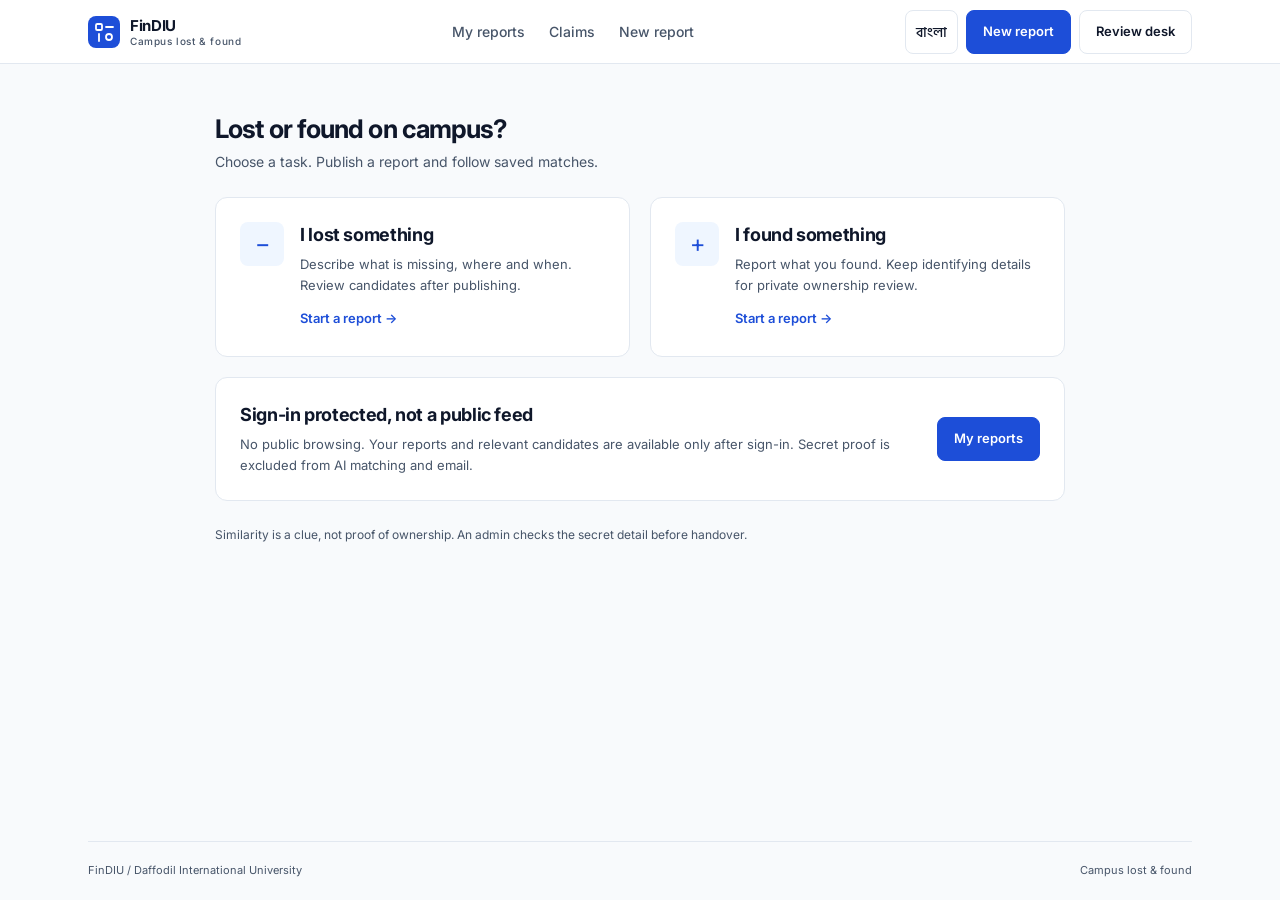
<file: frontend/index.html>
<!doctype html>
<html lang="en">
<head>
  <meta charset="utf-8"><meta name="viewport" content="width=device-width,initial-scale=1"><meta name="theme-color" content="#1D4ED8">
  <meta name="description" content="FinDIU campus lost and found. Report items, compare saved candidates and verify ownership.">
  <title>FinDIU | Campus lost and found</title><link rel="icon" href="favicon.svg" type="image/svg+xml"><link rel="stylesheet" href="style.css">
  <script defer src="js/config.js"></script><script defer src="js/i18n.js"></script><script defer src="js/api.js"></script><script defer src="js/session.js"></script><script defer src="js/components.js"></script>
</head>
<body data-page="index">
  <header class="topbar" data-shell></header>
  <main id="main" class="page">
    <section class="task-board" aria-labelledby="task-heading">
      <div class="page-heading"><div><h1 id="task-heading" data-i18n="home_title"></h1><p class="lede" data-i18n="home_intro"></p></div></div>
      <div class="task-grid">
        <a class="task-card" href="report.html?type=lost"><span class="task-icon" aria-hidden="true">−</span><div><h2 data-i18n="lost"></h2><p data-i18n="task_lost"></p><p class="task-action" data-i18n="start_report"></p></div></a>
        <a class="task-card" href="report.html?type=found"><span class="task-icon" aria-hidden="true">+</span><div><h2 data-i18n="found"></h2><p data-i18n="task_found"></p><p class="task-action" data-i18n="start_report"></p></div></a>
      </div>
      <aside class="privacy-gate"><div><h2 data-i18n="private_workspace"></h2><p data-i18n="privacy_copy"></p></div><div class="actions"><a class="button" href="dashboard.html" data-i18n="dashboard"></a></div></aside>
      <p class="hint" data-i18n="ownership_note"></p>
    </section>
  </main>
  <footer class="footer" data-footer></footer>
</body>
</html>
</file>
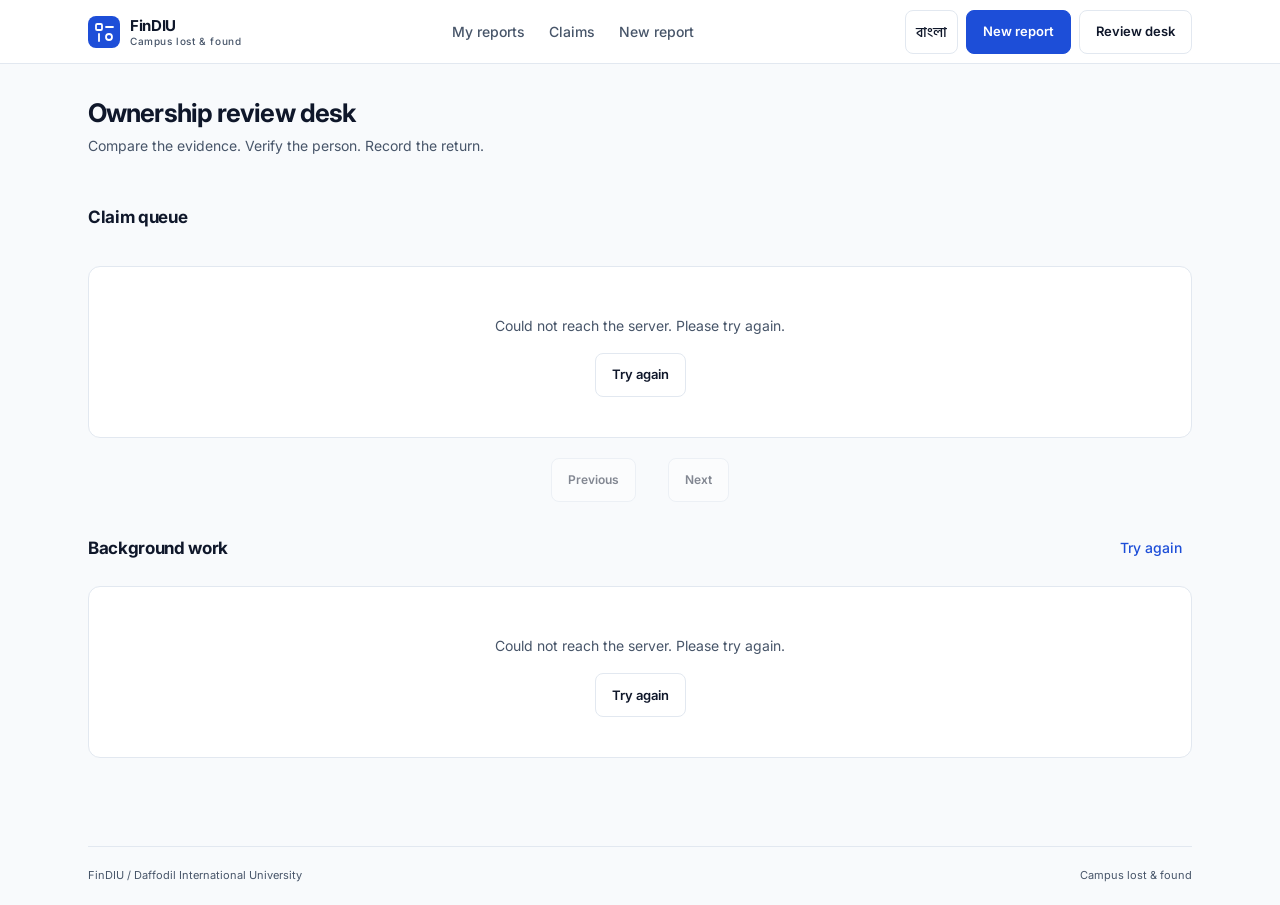
<file: frontend/admin.html>
<!doctype html>
<html lang="en">
<head>
  <meta charset="utf-8"><meta name="viewport" content="width=device-width,initial-scale=1"><meta name="theme-color" content="#1D4ED8"><title>FinDIU | Review desk</title>
  <link rel="icon" href="favicon.svg" type="image/svg+xml"><link rel="stylesheet" href="style.css">
  <script defer src="js/config.js"></script><script defer src="js/i18n.js"></script><script defer src="js/api.js"></script><script defer src="js/session.js"></script><script defer src="js/components.js"></script><script defer src="js/admin.js"></script>
</head>
<body data-page="admin">
  <header class="topbar" data-shell></header>
  <main id="main" class="page">
    <div class="page-heading"><div><h1 data-i18n="admin_title"></h1><p class="lede" data-i18n="admin_intro"></p></div></div>
    <p class="form-error" data-flash role="alert"></p><div class="counters" data-counters></div>
    <section aria-labelledby="queue-heading"><div class="section-head"><h2 id="queue-heading" data-i18n="claim_queue"></h2></div><div class="toolbar"><div class="tabs" data-tabs></div></div><div data-claims></div><div class="pagination"><button type="button" class="button button-light small" data-prev data-i18n="previous"></button><span data-page-info></span><button type="button" class="button button-light small" data-next data-i18n="next"></button></div></section>
    <section aria-labelledby="work-heading"><div class="section-head"><h2 id="work-heading" data-i18n="failed_work"></h2><button type="button" class="text-button" data-refresh-work data-i18n="retry"></button></div><div data-failed-work></div><div class="pagination"><button type="button" class="text-button" data-more-work data-i18n="load_more" hidden></button></div></section>
  </main><footer class="footer" data-footer></footer>
</body>
</html>
</file>
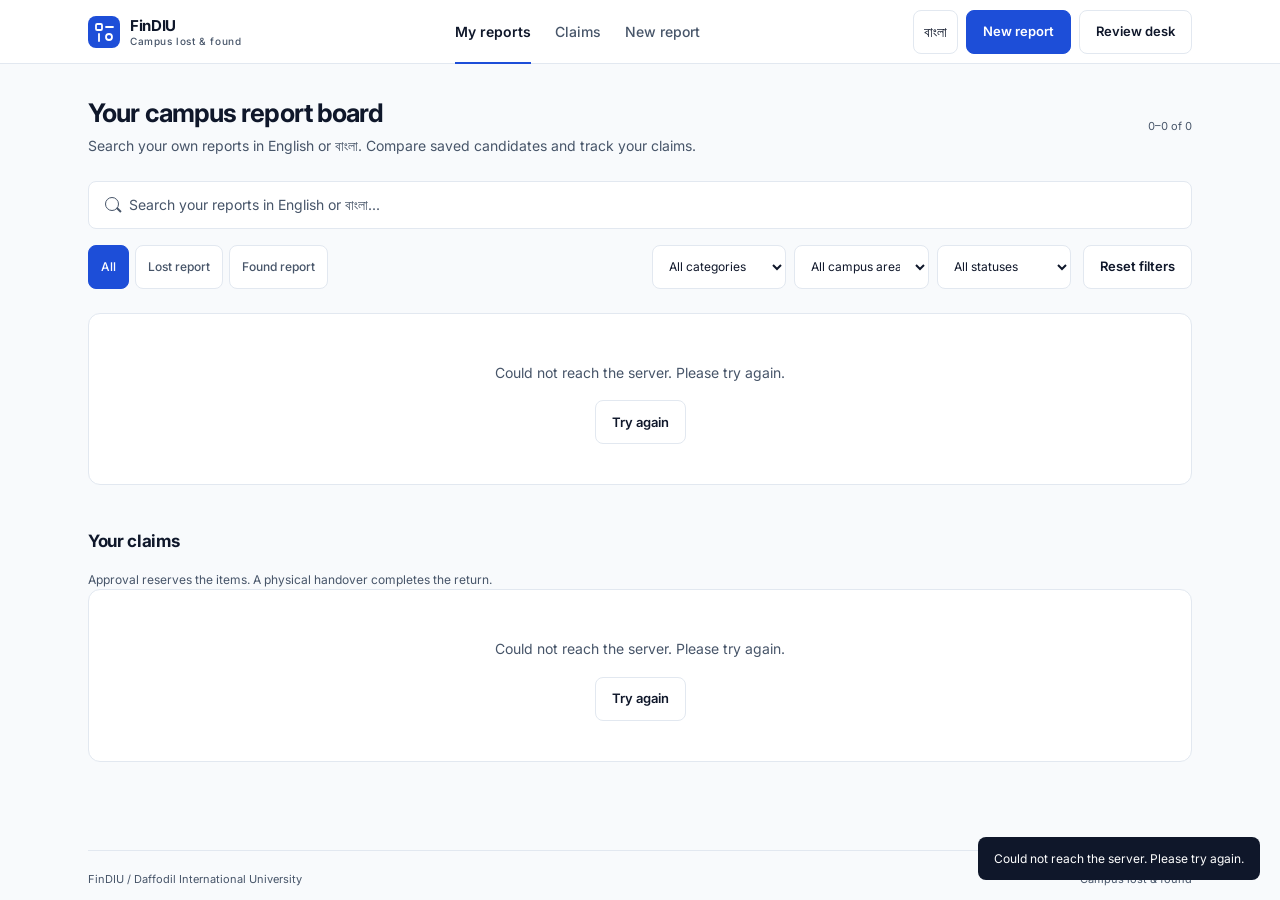
<file: frontend/auth.html>
<!doctype html>
<html lang="en">
<head>
  <meta charset="utf-8"><meta name="viewport" content="width=device-width,initial-scale=1"><meta name="theme-color" content="#1D4ED8"><meta http-equiv="refresh" content="0; url=dashboard.html"><title>FinDIU | Sign in</title>
  <link rel="icon" href="favicon.svg" type="image/svg+xml"><link rel="stylesheet" href="style.css">
  <script defer src="js/config.js"></script><script defer src="js/i18n.js"></script><script defer src="js/api.js"></script><script defer src="js/session.js"></script><script defer src="js/components.js"></script><script defer src="js/auth.js"></script>
</head>
<body data-page="auth">
  <header class="topbar" data-shell></header>
  <main id="main" class="page"><div class="auth-layout">
    <section class="auth-aside"><h1 data-i18n="auth_title"></h1><p class="lede" data-i18n="auth_intro"></p><div class="desk-note"><h2 data-i18n="private_workspace"></h2><p data-i18n="privacy_copy"></p></div></section>
    <section class="form-panel" aria-labelledby="sign-in-heading"><h2 id="sign-in-heading" data-i18n="sign_in"></h2>
      <form data-auth="login" novalidate>
        <label class="field"><span data-i18n="email"></span><input type="email" name="email" autocomplete="username" maxlength="254" required></label>
        <label class="field"><span data-i18n="password"></span><span class="password-wrap"><input id="password" type="password" name="password" autocomplete="current-password" maxlength="128" required><button type="button" data-password aria-controls="password" aria-pressed="false" data-i18n="show"></button></span></label>
        <p class="form-error" data-status role="alert"></p><button class="button" type="submit" data-i18n="sign_in"></button>
      </form>
      <p class="form-end"><span data-i18n="new_here"></span> <a href="register.html" data-auth-switch data-i18n="create_account"></a></p>
    </section>
  </div></main><footer class="footer" data-footer></footer>
</body>
</html>
</file>
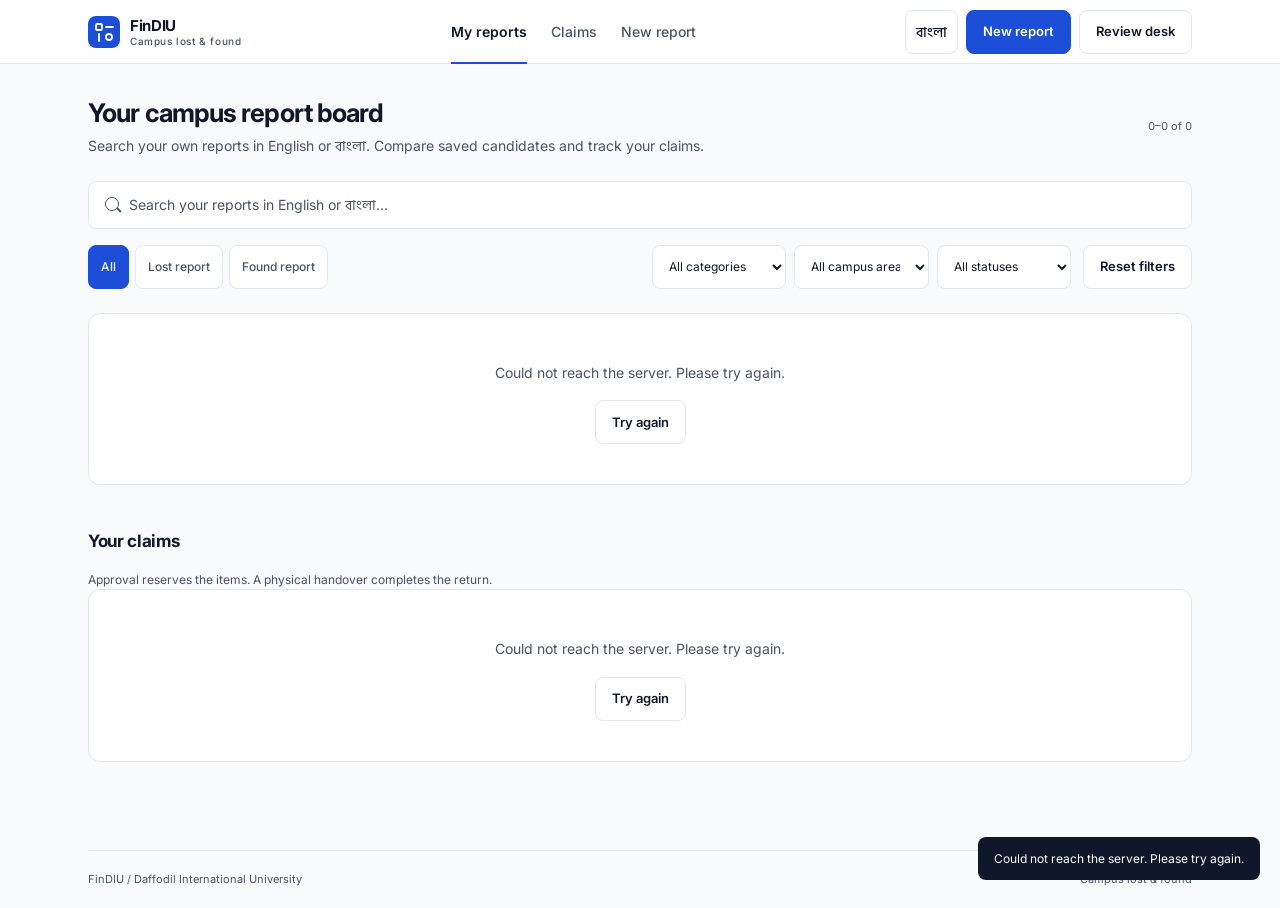
<file: frontend/dashboard.html>
<!doctype html>
<html lang="en">
<head>
  <meta charset="utf-8"><meta name="viewport" content="width=device-width,initial-scale=1"><meta name="theme-color" content="#1D4ED8"><title>FinDIU | My reports</title>
  <link rel="icon" href="favicon.svg" type="image/svg+xml"><link rel="stylesheet" href="style.css">
  <script defer src="js/config.js"></script><script defer src="js/i18n.js"></script><script defer src="js/api.js"></script><script defer src="js/session.js"></script><script defer src="js/components.js"></script><script defer src="js/dashboard.js"></script>
</head>
<body data-page="dashboard">
  <header class="topbar" data-shell></header>
  <main id="main" class="page">
    <div class="page-heading"><div><h1 data-i18n="dashboard_title"></h1><p class="lede" data-i18n="dashboard_intro"></p></div><span class="result-count" data-result-count aria-live="polite"></span></div>
    <section aria-label="Your reports"><div class="search-filter-bar" data-search-filter></div><div class="records" data-my-list></div><div class="pagination"><button class="button button-light" type="button" data-load-more data-i18n="load_more" hidden></button></div></section>
    <section aria-labelledby="claims-heading"><div class="section-head"><h2 id="claims-heading" data-i18n="claims"></h2></div><p class="hint" data-i18n="handover_info"></p><div class="claim-list" data-claims></div><div class="pagination"><button class="button button-light" data-more-claims type="button" data-i18n="load_more" hidden></button></div></section>
  </main><footer class="footer" data-footer></footer>
</body>
</html>
</file>
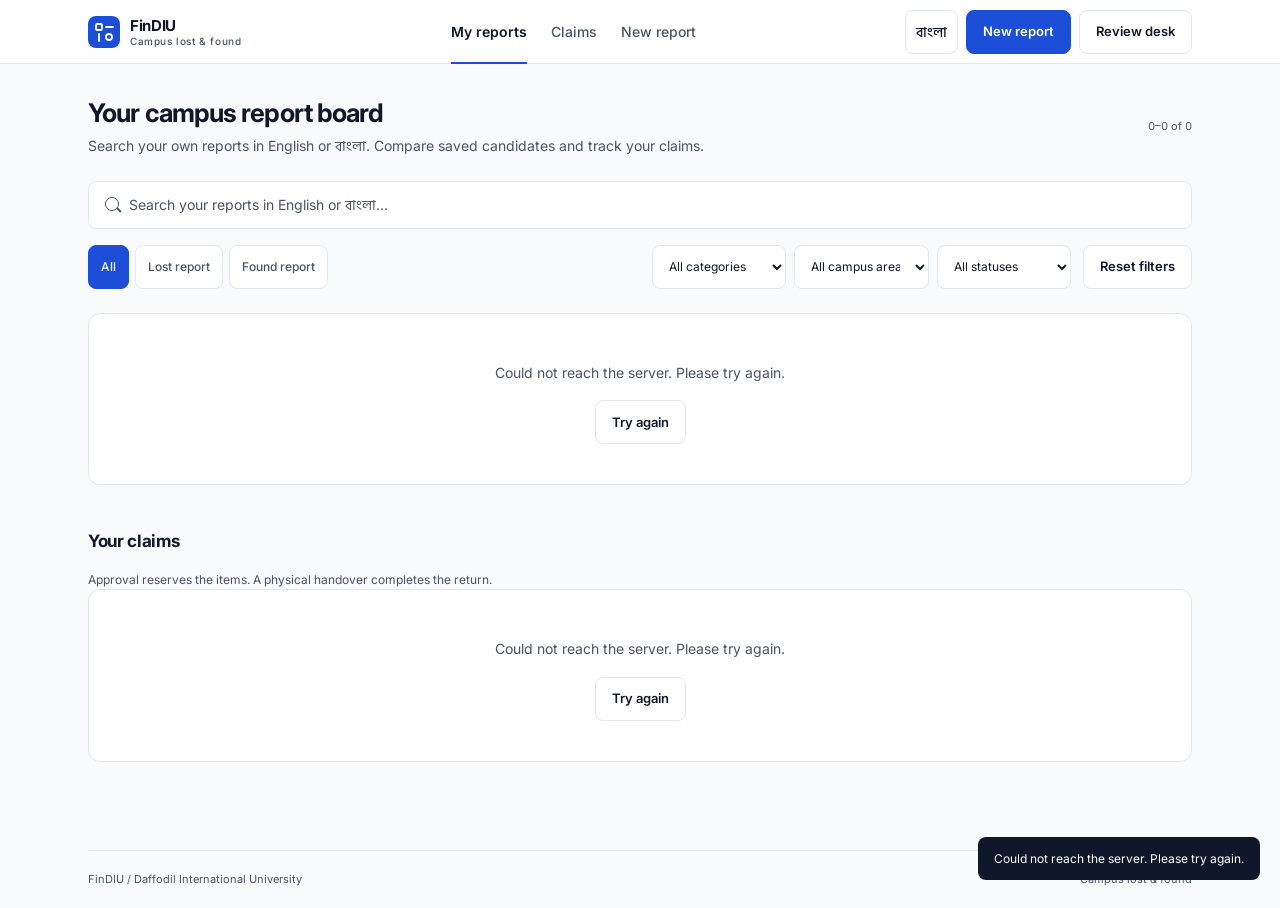
<file: frontend/match.html>
<!doctype html>
<html lang="en">
<head>
  <meta charset="utf-8"><meta name="viewport" content="width=device-width,initial-scale=1"><meta name="theme-color" content="#1D4ED8"><title>FinDIU | Match suggestions</title>
  <link rel="icon" href="favicon.svg" type="image/svg+xml"><link rel="stylesheet" href="style.css">
  <script defer src="js/config.js"></script><script defer src="js/i18n.js"></script><script defer src="js/api.js"></script><script defer src="js/session.js"></script><script defer src="js/components.js"></script><script defer src="js/match.js"></script>
</head>
<body data-page="match">
  <header class="topbar" data-shell></header>
  <main id="main" class="page">
    <div class="page-heading"><div><h1 data-i18n="match_title"></h1><p class="lede" data-match-title></p></div><a class="button button-light" href="dashboard.html" data-i18n="back"></a></div>
    <div data-match-state></div>
    <div class="match-layout" data-match-layout hidden>
      <section data-comparison></section>
      <div class="match-actions"><div class="claim-status"><p class="hint" data-i18n="ownership_note"></p><div data-claim-state></div><a href="dashboard.html" class="text-button" data-claim-link data-i18n="claims" hidden></a></div><button class="button" type="button" data-open-verification data-i18n="verify_ownership" hidden></button></div>
      <section class="more-candidates"><div class="section-head"><h2 data-i18n="other_candidates"></h2></div><div data-more></div><button type="button" class="text-button" data-more-candidates data-i18n="load_more" hidden></button></section>
    </div>
    <form data-claim-form novalidate hidden><label class="field"><span data-i18n="verification"></span><textarea name="answer" required minlength="10" maxlength="1000" aria-describedby="answer-help"></textarea><span class="hint" id="answer-help" data-i18n="answer_help"></span></label><p class="form-error" data-status role="alert"></p><div class="actions"><button type="submit" class="button" data-i18n="send_claim"></button></div></form>
  </main><footer class="footer" data-footer></footer>
</body>
</html>
</file>
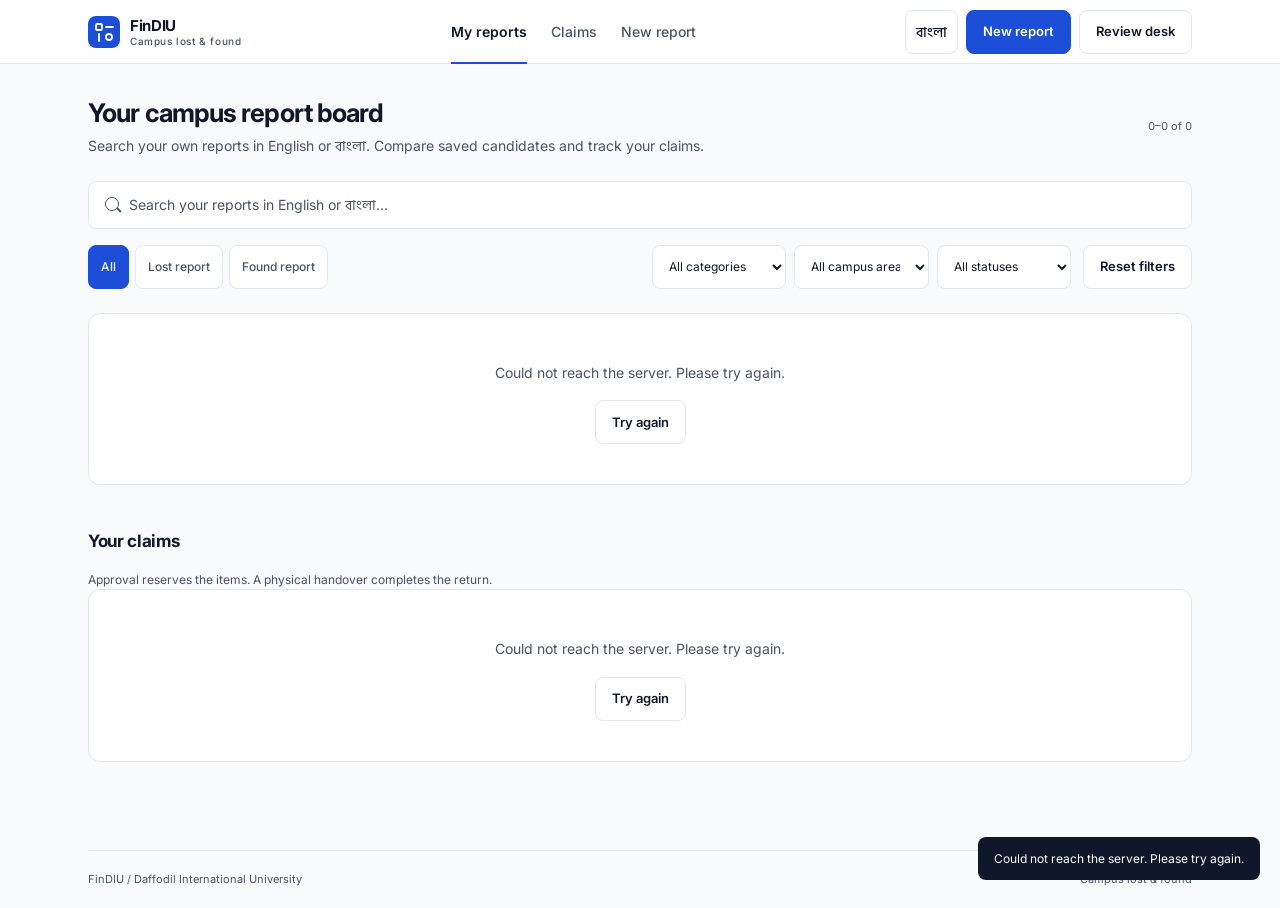
<file: frontend/register.html>
<!doctype html>
<html lang="en">
<head>
  <meta charset="utf-8"><meta name="viewport" content="width=device-width,initial-scale=1"><meta name="theme-color" content="#1D4ED8"><meta http-equiv="refresh" content="0; url=dashboard.html"><title>FinDIU | Create account</title>
  <link rel="icon" href="favicon.svg" type="image/svg+xml"><link rel="stylesheet" href="style.css">
  <script defer src="js/config.js"></script><script defer src="js/i18n.js"></script><script defer src="js/api.js"></script><script defer src="js/session.js"></script><script defer src="js/components.js"></script><script defer src="js/auth.js"></script>
</head>
<body data-page="register">
  <header class="topbar" data-shell></header>
  <main id="main" class="page"><div class="auth-layout">
    <section class="auth-aside"><h1 data-i18n="register_title"></h1><p class="lede" data-i18n="register_intro"></p><div class="desk-note"><h2 data-i18n="private_workspace"></h2><p data-i18n="privacy_copy"></p></div></section>
    <section class="form-panel" aria-labelledby="register-heading"><h2 id="register-heading" data-i18n="create_account"></h2>
      <form data-auth="register" novalidate>
        <label class="field"><span data-i18n="name"></span><input name="name" autocomplete="name" maxlength="120" required></label>
        <label class="field"><span data-i18n="email"></span><input type="email" name="email" autocomplete="username" maxlength="254" required></label>
        <label class="field"><span data-i18n="password"></span><span class="password-wrap"><input id="password" type="password" name="password" autocomplete="new-password" minlength="12" maxlength="128" aria-describedby="password-help" required><button type="button" data-password aria-controls="password" aria-pressed="false" data-i18n="show"></button></span><span id="password-help" class="hint" data-i18n="password_help"></span></label>
        <p class="form-error" data-status role="alert"></p><button class="button" type="submit" data-i18n="create_account"></button>
      </form>
      <p class="form-end"><span data-i18n="already"></span> <a href="auth.html" data-auth-switch data-i18n="sign_in"></a></p>
    </section>
  </div></main><footer class="footer" data-footer></footer>
</body>
</html>
</file>
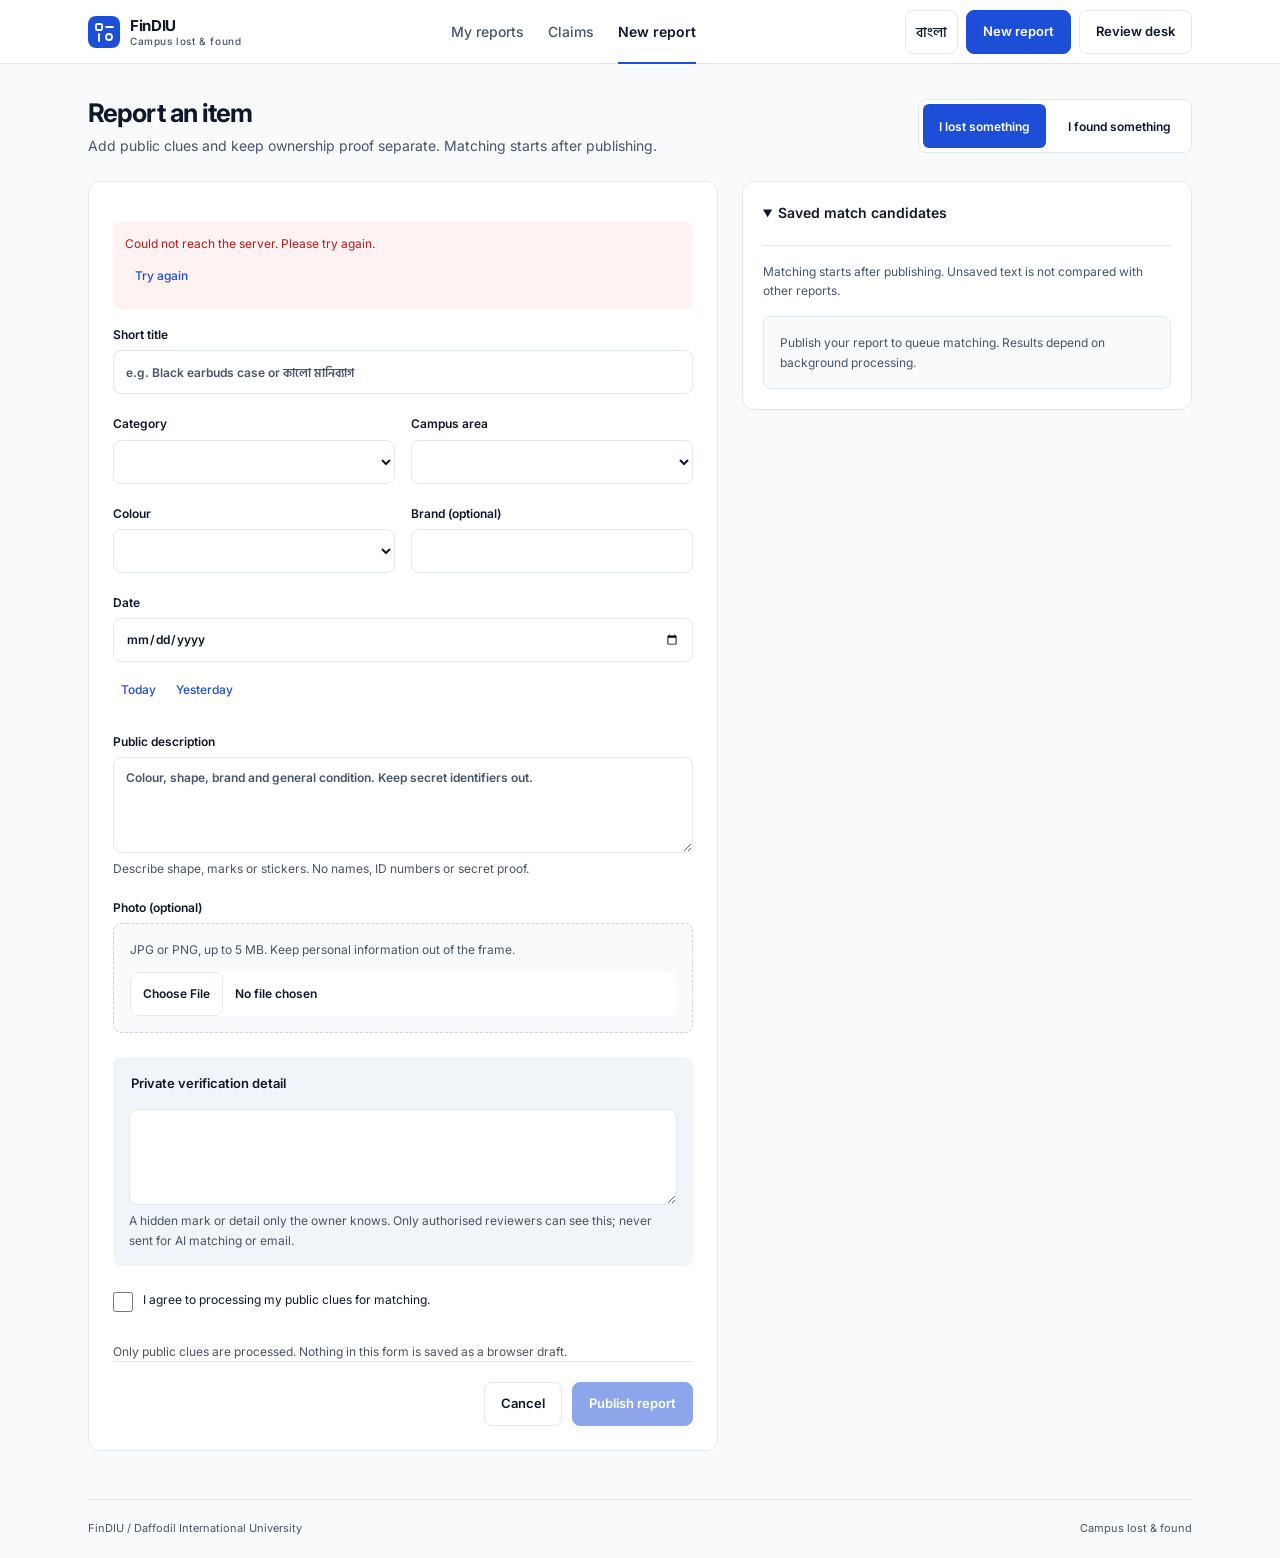
<file: frontend/report.html>
<!doctype html>
<html lang="en">
<head>
  <meta charset="utf-8"><meta name="viewport" content="width=device-width,initial-scale=1"><meta name="theme-color" content="#1D4ED8"><title>FinDIU | Report an item</title>
  <link rel="icon" href="favicon.svg" type="image/svg+xml"><link rel="stylesheet" href="style.css">
  <script defer src="js/config.js"></script><script defer src="js/i18n.js"></script><script defer src="js/api.js"></script><script defer src="js/session.js"></script><script defer src="js/components.js"></script><script defer src="js/report.js"></script>
</head>
<body data-page="report">
  <header class="topbar" data-shell></header>
  <main id="main" class="page">
    <div class="page-heading"><div><h1 data-i18n="report_title"></h1><p class="lede" data-i18n="report_intro"></p></div><div class="report-type" role="group" data-report-type><button type="button" data-type="lost" aria-pressed="true" data-i18n="lost"></button><button type="button" data-type="found" aria-pressed="false" data-i18n="found"></button></div></div>
    <div class="report-layout">
      <form class="report-form" data-report-form novalidate>
        <select name="type" hidden aria-label="Report type"><option value="lost">Lost</option><option value="found">Found</option></select>
        <p class="desk-note" data-edit-notice hidden></p><div class="form-error" data-load-error role="alert"></div>
        <fieldset><legend class="sr-only" data-i18n="basics"></legend><div class="form-grid">
          <label class="field full"><span data-i18n="title"></span><input required minlength="3" maxlength="120" name="title" data-i18n-placeholder="title_placeholder"></label>
          <label class="field"><span data-i18n="category"></span><select required name="category" data-vocab="categories"></select></label>
          <label class="field"><span data-i18n="location"></span><select required name="location" data-vocab="locations"></select></label>
          <label class="field"><span data-i18n="color"></span><select required name="color" data-vocab="colors"></select></label>
          <label class="field"><span data-i18n="brand_field"></span><input name="brand" maxlength="120"></label>
          <div class="field full"><label for="event-date" data-i18n="event_date"></label><input id="event-date" required type="date" name="event_date"><div class="date-shortcuts"><button type="button" class="text-button" data-date="0" data-i18n="today"></button><button type="button" class="text-button" data-date="1" data-i18n="yesterday"></button></div></div>
          <label class="field full"><span data-i18n="description"></span><textarea required minlength="10" maxlength="2000" name="description" aria-describedby="description-help" data-i18n-placeholder="description_placeholder"></textarea><span class="hint" id="description-help" data-i18n="description_help"></span></label>
          <div class="field full"><label for="image" data-i18n="photo"></label><div class="upload-zone"><span class="hint" id="image-help" data-i18n="upload_help"></span><input id="image" type="file" name="image" accept="image/jpeg,image/png" aria-describedby="image-help"><img class="upload-preview" data-preview alt="" hidden><button type="button" class="text-button" data-remove-image data-i18n="remove" hidden></button></div></div>
        </div></fieldset>
        <fieldset class="private-section"><legend data-i18n="private_label">Private verification detail</legend><label class="field"><span class="sr-only" data-i18n="private_label">Private verification detail</span><textarea required minlength="3" maxlength="1000" name="private_detail" aria-describedby="private-help"></textarea><span class="hint" id="private-help" data-i18n="private_help">নাম ও গোপন তথ্য সুরক্ষিত রাখুন।</span></label></fieldset>
        <label class="check-field"><input required type="checkbox" name="consent" aria-describedby="consent-help"><span data-i18n="consent"></span></label><p class="hint" id="consent-help" data-i18n="consent_help"></p>
        <p class="form-error" data-status role="alert"></p><div class="form-submit"><a class="button button-light" href="dashboard.html" data-i18n="cancel"></a><button class="button" type="submit" data-i18n="submit_report" disabled></button></div>
      </form>
      <aside class="report-aside" data-live-matches></aside>
    </div>
  </main><footer class="footer" data-footer></footer>
</body>
</html>
</file>
<file: frontend/style.css>
@import url('https://fonts.googleapis.com/css2?family=Hind+Siliguri:wght@400;500;600;700&family=Inter:wght@400;500;600;700&display=swap');

:root {
  --bg-primary: #F8FAFC;
  --bg-secondary: #F1F5F9;
  --surface: #FFFFFF;
  --accent: #1D4ED8;
  --accent-hover: #1E40AF;
  --accent-soft: #EFF6FF;
  --border: #E2E8F0;
  --border-strong: #CBD5E1;
  --text: #0F172A;
  --muted: #475569;
  --success: #047857;
  --success-soft: #D1FAE5;
  --radius-control: 8px;
  --radius-card: 12px;
  --font: 'Inter', 'Hind Siliguri', 'Noto Sans Bengali', sans-serif;
}

*{box-sizing:border-box}body{margin:0;background:var(--bg-primary);color:var(--text);font:14px/1.6 var(--font);-webkit-font-smoothing:antialiased;min-height:100vh;display:flex;flex-direction:column}html:lang(bn) body{line-height:1.7}button,input,select,textarea{font:inherit;color:inherit}button,a,input,select,textarea,summary{-webkit-tap-highlight-color:transparent}button,a,summary{touch-action:manipulation}button,summary{cursor:pointer}a{color:var(--accent);text-decoration:none}a:hover{text-decoration:underline}h1,h2,h3,h4,p{margin:0}h1{font-size:clamp(22px,2vw,26px);letter-spacing:-.035em;line-height:1.35;font-weight:700}h2{font-size:18px;letter-spacing:-.02em;line-height:1.45}h3{font-size:15px;line-height:1.55}html:lang(bn) :is(h1,h2,h3){line-height:1.65}p+p{margin-top:8px}img{max-width:100%;display:block}button{border:0;background:none}button:disabled{opacity:.5;cursor:not-allowed}input,select,textarea{width:100%;min-width:0;background:var(--surface);border:1px solid var(--border);border-radius:var(--radius-control);padding:10px 12px;min-height:44px}textarea{min-height:96px;resize:vertical}input::placeholder,textarea::placeholder{color:var(--muted)}:focus-visible{outline:3px solid var(--accent);outline-offset:3px}input:focus,select:focus,textarea:focus{outline:0;border-color:var(--accent);box-shadow:0 0 0 3px var(--accent-soft)}[aria-invalid=true]{border-color:#B91C1C}input[type=checkbox]{width:20px;min-height:20px;flex:none;accent-color:var(--accent)}[hidden]{display:none!important}.sr-only{position:absolute;width:1px;height:1px;padding:0;overflow:hidden;clip:rect(0,0,0,0);white-space:nowrap}.skip{position:fixed;top:-100px;left:16px;background:var(--surface);padding:12px;z-index:100}.skip:focus{top:8px}
.topbar{height:64px;background:var(--surface);border-bottom:1px solid var(--border);position:sticky;top:0;z-index:20}.shell-inner{max-width:1152px;height:64px;margin:auto;padding:0 24px;display:flex;align-items:center;justify-content:space-between;gap:24px}.brand{display:flex;align-items:center;gap:10px;color:var(--text);min-height:44px;flex:none}.brand:hover{text-decoration:none}.brand-mark{width:32px;height:32px}.brand-name{font-size:15px;font-weight:700;line-height:1.3;letter-spacing:-.025em}.brand-subtitle{display:block;font-size:10px;font-weight:500;letter-spacing:.06em;color:var(--muted)}.primary-nav{display:flex;align-items:center;gap:24px;height:100%}.primary-nav a{height:100%;display:flex;align-items:center;color:var(--muted);font-weight:500;position:relative}.primary-nav a[aria-current=page]{color:var(--text);font-weight:600}.primary-nav a[aria-current=page]:after{content:'';height:2px;position:absolute;bottom:0;left:0;right:0;background:var(--accent)}.shell-actions{display:flex;align-items:center;gap:8px}.locale,.text-button{min-height:44px;padding:8px 10px;color:var(--accent);font-weight:500;border-radius:8px}.locale{border:1px solid var(--border);color:var(--text)}.text-button:hover,.locale:hover{background:var(--bg-secondary)}.account-menu{position:relative}.account-menu summary{list-style:none;min-height:44px;border:1px solid var(--border);border-radius:8px;padding:9px 12px}.account-menu summary::-webkit-details-marker{display:none}.account-links{position:absolute;right:0;top:50px;min-width:170px;border:1px solid var(--border);border-radius:8px;background:var(--surface);padding:8px;display:grid}.account-links a,.account-links button{padding:10px;min-height:44px;text-align:left}.mobile-nav{display:none}.page{max-width:1152px;width:100%;margin:0 auto;padding:32px 24px 48px;flex:1}.page-heading{display:flex;align-items:center;justify-content:space-between;gap:20px;margin-bottom:24px}.lede{color:var(--muted);margin-top:4px;font-size:14px;max-width:760px}.eyebrow{font-size:11px;font-weight:600;letter-spacing:.04em;color:var(--muted)}.page-heading .eyebrow{display:none}.hint,.muted,.card-meta,.status-line{color:var(--muted);font-size:12px}.meta,.result-count{font-size:11px;font-variant-numeric:tabular-nums;color:var(--muted)}.section-head{display:flex;align-items:center;justify-content:space-between;gap:16px;margin:24px 0 16px}.section-head h2{font-size:17px}.button{display:inline-flex;align-items:center;justify-content:center;gap:8px;min-height:44px;background:var(--accent);color:#FFFFFF;border:1px solid var(--accent);border-radius:8px;padding:10px 16px;font-size:13px;font-weight:600;line-height:1.5;transition:background .15s ease,border-color .15s ease}.button:hover{background:var(--accent-hover);border-color:var(--accent-hover);text-decoration:none}.button-light{background:var(--surface);color:var(--text);border-color:var(--border)}.button-light:hover{background:var(--bg-secondary);border-color:var(--border-strong)}.actions,.row-actions,.form-submit{display:flex;align-items:center;justify-content:flex-end;flex-wrap:wrap;gap:10px}.small{font-size:12px}.footer{max-width:1104px;width:calc(100% - 48px);border-top:1px solid var(--border);margin:0 auto;padding:20px 0;display:flex;justify-content:space-between;gap:16px;color:var(--muted);font-size:11px}
.search-filter-bar{margin:0 0 24px}.search-field{position:relative;display:block}.search-field input{height:48px;padding-left:40px}.search-field:before{content:'';position:absolute;left:17px;top:16px;width:12px;height:12px;border:1.5px solid var(--muted);border-radius:50%}.search-field:after{content:'';position:absolute;left:28px;top:28px;width:6px;height:1.5px;background:var(--muted);transform:rotate(45deg)}.filter-row{display:flex;align-items:center;gap:12px;margin-top:16px;flex-wrap:wrap}.tabs{display:flex;gap:6px;flex-wrap:wrap}.tab{border:1px solid var(--border);border-radius:8px;padding:8px 12px;min-height:44px;font-size:12px;background:var(--surface);color:var(--muted);font-weight:500}.tab[aria-pressed=true]{background:var(--accent);color:#FFFFFF;border-color:var(--accent)}.tab:hover:not([aria-pressed=true]){border-color:var(--border-strong);color:var(--text)}.filter-selects{margin-left:auto;display:flex;gap:8px;flex-wrap:wrap}.filter-field{min-width:130px;flex:1}.filter-field select{font-size:12px}.records{display:grid;grid-template-columns:repeat(3,minmax(0,1fr));gap:20px}.report-card,.match-comparison,.form-panel,.report-form,.live-match-sidebar,.review-card,.task-card,.privacy-gate{background:var(--surface);border:1px solid var(--border);border-radius:12px;overflow:hidden}.report-card{display:flex;flex-direction:column;transition:border-color .15s ease}.report-card:hover{border-color:var(--border-strong)}.card-media{position:relative;aspect-ratio:4/3;background:var(--bg-secondary);border-bottom:1px solid var(--border);overflow:hidden;display:flex;align-items:center;justify-content:center}.card-media img{width:100%;height:100%;object-fit:cover}.placeholder{color:var(--muted);font-size:11px;display:grid;gap:8px;justify-items:center}.placeholder:before{content:'';width:48px;height:36px;border:1px solid var(--border-strong);border-radius:8px;background:var(--surface)}.sensitive-media img{filter:blur(16px)}.privacy-overlay{position:absolute;inset:0;display:flex;align-items:center;justify-content:center;padding:16px}.privacy-overlay span{background:var(--text);color:#FFFFFF;border-radius:8px;font-size:11px;padding:8px 12px;max-width:220px;text-align:center}.card-body{padding:16px;display:flex;flex-direction:column;gap:10px;flex:1}.card-top{display:flex;align-items:center;justify-content:space-between;gap:8px;flex-wrap:wrap}.badge{font-size:10px;font-weight:600;padding:3px 9px;border-radius:999px;line-height:1.5;display:inline-block;font-variant-numeric:tabular-nums}.badge--lost{background:#FEF3C7;color:#92400E}.badge--found{background:#E0F2FE;color:#075985}.badge--match,.badge--returned,.badge--approved{background:var(--success-soft);color:var(--success)}.badge--active,.badge--local,.badge--hybrid{background:var(--accent-soft);color:var(--accent)}.badge--pending,.badge--reserved{background:#FEF3C7;color:#92400E}.badge--archived,.badge--historical{background:var(--bg-secondary);color:var(--muted)}.badge--rejected{background:#FEE2E2;color:#991B1B}.card-body h3{overflow-wrap:anywhere}.card-meta{overflow-wrap:anywhere}.card-foot{border-top:1px solid var(--border);padding-top:12px;margin-top:auto;display:flex;align-items:center;justify-content:space-between;gap:12px;font-size:12px}.analysis{color:var(--muted);font-size:11px}.row-actions{justify-content:flex-start;border-top:1px solid var(--border);padding-top:8px;font-size:12px}.empty{border:1px solid var(--border);border-radius:12px;padding:40px 24px;background:var(--surface);text-align:center;grid-column:1/-1}.empty p{color:var(--muted);margin:8px auto 16px;max-width:480px}.pagination{display:flex;align-items:center;justify-content:center;gap:16px;margin:20px 0}.counters{display:grid;grid-template-columns:repeat(4,1fr);gap:12px;margin-bottom:24px}.counter{background:var(--surface);border:1px solid var(--border);border-radius:8px;padding:12px 16px;display:flex;align-items:center;gap:10px;font-size:12px;color:var(--muted)}.counter strong{font-size:22px;color:var(--text);font-variant-numeric:tabular-nums}.toolbar{margin-bottom:20px}.claim-list{display:grid;gap:12px}.claim-lifecycle{padding:20px;border:1px solid var(--border);border-radius:12px;background:var(--surface)}.claim-lifecycle>.badge{margin:10px 0}.note{padding:12px;background:var(--bg-secondary);border-radius:8px;font-size:13px;overflow-wrap:anywhere}.status-stepper{list-style:none;margin:0;padding:0;display:grid;grid-template-columns:repeat(4,minmax(0,1fr));gap:8px}.status-stepper li{font-size:11px;display:flex;flex-direction:column;align-items:flex-start;gap:6px;color:var(--muted);border-top:2px solid var(--border);padding-top:10px}.status-stepper li.complete{border-color:var(--success)}.status-stepper li.current{border-color:var(--accent);color:var(--accent)}.step-dot{display:flex;align-items:center;justify-content:center;width:24px;height:24px;border-radius:50%;background:var(--bg-secondary);font-variant-numeric:tabular-nums}.complete .step-dot{background:var(--success-soft);color:var(--success)}.current .step-dot{background:var(--accent);color:#FFFFFF}.lifecycle{padding:16px;border:1px solid var(--border);border-radius:8px;background:var(--bg-primary);margin:12px 0}.lifecycle>.hint{margin-top:12px;padding-top:10px;border-top:1px solid var(--border)}
.report-layout{display:grid;grid-template-columns:minmax(0,7fr) minmax(0,5fr);gap:24px;align-items:start}.report-form{padding:24px}.form-grid{display:grid;grid-template-columns:1fr 1fr;gap:20px 16px}.field{display:flex;flex-direction:column;gap:6px;font-size:12px;font-weight:600;min-width:0}.field .hint{font-weight:400}.full{grid-column:1/-1}.report-form fieldset{padding:0;margin:0 0 24px;border:0;min-width:0}.report-form legend{font-size:13px;font-weight:600;margin-bottom:16px}.private-section{background:var(--bg-secondary);border:1px solid var(--border);border-radius:8px;padding:16px!important}.private-section legend{float:left;width:100%}.private-section:after{content:'';display:block;clear:both}.private-section .field{clear:both}.check-field{display:flex;align-items:flex-start;gap:10px;font-size:12px;font-weight:400;margin:16px 0 8px;min-height:44px}.check-field input{margin:2px 0}.upload-zone{border:1px dashed var(--border-strong);border-radius:8px;padding:16px;background:var(--bg-primary);display:grid;gap:12px}.upload-zone input{border:0;padding:0;font-size:12px;min-height:44px}.upload-zone input::file-selector-button{font:inherit;color:var(--text);background:var(--surface);border:1px solid var(--border);border-radius:8px;min-height:44px;margin-right:12px;padding:8px 12px;cursor:pointer}.upload-preview{max-height:200px;width:auto;border-radius:8px}.date-shortcuts{display:flex;gap:4px}.date-shortcuts .text-button{padding:4px 8px}.report-aside{position:sticky;top:88px}.live-match-sidebar{padding:20px}.live-match-sidebar summary{font-size:14px;font-weight:600;min-height:44px;border-bottom:1px solid var(--border);padding-bottom:12px;margin-bottom:16px}.sidebar-note,.desk-note{padding:16px;background:var(--bg-primary);border:1px solid var(--border);border-radius:8px;font-size:12px;color:var(--muted);margin-top:16px}.live-match-sidebar .candidate-row{margin-top:12px}.report-type{display:flex;gap:6px;padding:4px;border:1px solid var(--border);border-radius:8px;background:var(--surface)}.report-type button{min-height:44px;padding:8px 16px;font-size:12px;border-radius:6px;font-weight:600}.report-type button[aria-pressed=true]{background:var(--accent);color:#FFFFFF}.form-error,.field-error{color:#B91C1C;font-size:12px;overflow-wrap:anywhere}.form-error:empty{display:none}.form-error:not(:empty){margin:16px 0;padding:12px;background:#FEF2F2;border-radius:8px}.form-submit{border-top:1px solid var(--border);padding-top:20px}.form-submit>a{min-height:44px;display:flex;align-items:center}.auth-layout{max-width:900px;display:grid;grid-template-columns:1fr 1fr;gap:48px;margin:36px auto}.auth-aside{padding-top:20px}.auth-aside h1{margin-top:12px}.form-panel{padding:24px}.form-panel h2{margin-bottom:20px}.form-panel form{display:grid;gap:16px}.form-end{margin-top:20px;padding-top:20px;border-top:1px solid var(--border);font-size:12px}.password-wrap{position:relative;display:block}.password-wrap input{padding-right:78px}.password-wrap button{position:absolute;right:4px;top:1px;min-height:44px;padding:8px 12px;color:var(--accent);font-size:12px}.task-board{max-width:850px;margin:16px auto}.task-grid{display:grid;grid-template-columns:1fr 1fr;gap:20px}.task-card{padding:24px;color:var(--text);display:flex;align-items:flex-start;gap:16px;min-height:160px}.task-card:hover{text-decoration:none;border-color:var(--accent);background:var(--accent-soft)}.task-icon{width:44px;height:44px;display:flex;align-items:center;justify-content:center;background:var(--accent-soft);color:var(--accent);border-radius:8px;font-size:24px;flex:none}.task-card p{color:var(--muted);font-size:13px;margin-top:6px}.task-card .task-action{color:var(--accent);font-weight:600;margin-top:12px}.privacy-gate{padding:24px;margin-top:20px;display:flex;align-items:center;gap:24px}.privacy-gate p{font-size:13px;color:var(--muted);margin-top:6px}.privacy-gate .actions{flex:none}.task-board>.hint{margin-top:24px}
.match-layout{display:grid;gap:20px}.comparison-head{padding:16px 20px;background:var(--bg-primary);border-bottom:1px solid var(--border);display:flex;align-items:center;gap:12px}.comparison-head .badge{font-size:13px}.comparison-head .meta{margin-left:auto}.comparison-pair{display:grid;grid-template-columns:repeat(2,minmax(0,1fr))}.comparison-item{padding:20px;min-width:0}.comparison-item+.comparison-item{border-left:1px solid var(--border)}.comparison-item .card-media{float:right;width:96px;aspect-ratio:4/3;border:1px solid var(--border);border-radius:8px;margin:0 0 12px 16px}.comparison-item .eyebrow{margin-bottom:12px}.comparison-item h3{font-size:16px;margin-bottom:8px;overflow-wrap:anywhere}.comparison-item>p:not(.eyebrow){font-size:12px;color:var(--muted);overflow-wrap:anywhere}.comparison-item:after{content:'';display:block;clear:both}.comparison-details{border-top:1px solid var(--border)}summary{min-height:44px}.comparison-details>summary{padding:12px 20px;font-weight:500;font-size:12px;color:var(--accent)}.comparison-details>div,.comparison-details>p{margin:0 20px 16px}.evidence{padding:16px;border:1px solid var(--border);border-radius:8px;background:var(--surface)}.evidence-head{display:flex;align-items:center;justify-content:space-between;gap:10px;flex-wrap:wrap;margin-bottom:8px}.evidence-head h3{font-size:14px}.evidence-row{display:grid;grid-template-columns:120px minmax(0,1fr) 42px;gap:12px;align-items:center;font-size:12px;margin-top:16px}.evidence-row small,.signal-list small{display:block;font-size:10px;color:var(--muted)}.evidence-row strong,.signal-list dd{font-variant-numeric:tabular-nums}.bar{height:6px;background:var(--bg-secondary);border-radius:4px;overflow:hidden}.bar span{height:100%;background:var(--accent);display:block}.shared-clues{margin-top:16px}.clue-stamps{display:flex;align-items:center;gap:6px;flex-wrap:wrap}.clue-stamps>.hint{flex-basis:100%}.clue{border:1px solid var(--border);border-radius:6px;padding:3px 8px;font-size:11px;color:var(--muted);overflow-wrap:anywhere;max-width:100%}.signal-details{margin-top:16px;border-top:1px solid var(--border)}.signal-details summary{padding:12px 0;color:var(--accent);font-size:12px}.signal-group{margin:12px 0}.signal-list{margin:8px 0}.signal-list>div{display:flex;justify-content:space-between;gap:16px;border-bottom:1px solid var(--border);padding:8px 0;font-size:12px}.signal-list dd{margin:0;flex:none}.match-actions{border:1px solid var(--border);border-radius:12px;background:var(--surface);padding:20px;display:flex;align-items:center;justify-content:space-between;gap:20px}.claim-status{flex:1}.candidate-row{display:flex;align-items:center;justify-content:space-between;gap:20px;min-height:60px;border:1px solid var(--border);border-radius:8px;padding:12px 16px;font-size:12px;background:var(--surface);margin-bottom:8px;overflow-wrap:anywhere}.candidate-row strong{color:var(--success);font-variant-numeric:tabular-nums;flex:none}.more-candidates{margin-top:4px}.review-card{margin-bottom:20px}.review-head{padding:20px;background:var(--bg-primary);border-bottom:1px solid var(--border);display:flex;align-items:center;justify-content:space-between;gap:16px}.review-head h2{margin:8px 0}.score-chip{padding:8px 16px;background:var(--success-soft);border-radius:8px;color:var(--success);text-align:center;flex:none}.score-chip strong{font-size:20px;font-variant-numeric:tabular-nums;display:block}.score-chip span{font-size:11px}.review-body{padding:20px}.review-body .comparison-pair{border:1px solid var(--border);border-radius:8px;overflow:hidden;margin-bottom:20px}.answer-block{background:var(--bg-primary);border:1px solid var(--border);border-radius:8px;padding:16px;margin:16px 0;overflow-wrap:anywhere}.private-details{border:1px solid var(--border);border-radius:8px;background:var(--bg-secondary);padding:0 16px;margin:16px 0}.private-details summary{padding:12px 0;font-size:12px;font-weight:600}.private-details [data-proof]{border-top:1px solid var(--border);padding:16px 0;overflow-wrap:anywhere}.private-details [data-proof] p{margin:6px 0 16px}.work-row{background:var(--surface);border:1px solid var(--border);border-radius:8px;padding:16px;margin:12px 0;display:flex;align-items:center;justify-content:space-between;gap:20px}.work-row>div{min-width:0;overflow-wrap:anywhere}
dialog{border:1px solid var(--border);border-radius:12px;padding:24px;max-width:560px;width:calc(100% - 32px);max-height:calc(100dvh - 32px);overflow:auto;color:var(--text);background:var(--surface)}dialog::backdrop{background:rgb(15 23 42 / .45)}dialog h2{margin-bottom:12px}dialog>p{margin-bottom:24px;color:var(--muted)}dialog form[data-claim-form]{display:grid;gap:16px}.toast{position:fixed;bottom:20px;right:20px;z-index:50;max-width:calc(100% - 40px);background:var(--text);color:#FFFFFF;border-radius:8px;padding:12px 16px;font-size:12px}.toast:empty{display:none}.skeleton{min-height:280px;border:1px solid var(--border);border-radius:12px;background:var(--bg-secondary);animation:pulse 1.4s ease-in-out infinite}.records .skeleton{min-height:410px}@keyframes pulse{50%{opacity:.45}}
@media(max-width:1023px){.records{grid-template-columns:repeat(2,minmax(0,1fr))}.shell-inner{gap:16px}.primary-nav{gap:16px}.report-layout{grid-template-columns:minmax(0,1fr) 320px}.filter-selects{margin-left:0;flex:1}.filter-row>.button{margin-left:auto}.auth-layout{gap:24px}}
@media(max-width:767px){.topbar{height:64px;position:relative}.shell-inner{padding:0 16px;gap:12px}.brand-subtitle{display:none}.primary-nav{display:none}.shell-actions .nav-report{display:none}.mobile-nav{display:flex;justify-content:space-around;background:var(--surface);border-bottom:1px solid var(--border);padding:6px 12px;gap:6px}.mobile-nav a{min-height:44px;display:flex;align-items:center;justify-content:center;border-radius:8px;color:var(--muted);padding:8px 12px;font-size:12px;text-align:center}.mobile-nav a[aria-current=page]{background:var(--bg-secondary);color:var(--text);font-weight:600}.page{padding:24px 16px 36px}.page-heading{align-items:flex-start;flex-wrap:wrap;gap:16px;margin-bottom:20px}.page-heading>.button{font-size:12px}.records{gap:16px}.filter-row{gap:12px}.filter-selects{flex-basis:100%;display:grid;grid-template-columns:1fr 1fr}.filter-field:last-child{grid-column:1/-1}.filter-row>.button{margin-left:0}.report-layout{display:flex;flex-direction:column}.report-form{width:100%;padding:20px}.report-aside{position:static;width:100%}.report-layout.has-saved-candidates .report-aside{order:-1}.live-match-sidebar.has-candidates:not([open]){padding-bottom:0}.auth-layout{grid-template-columns:1fr;max-width:480px;margin:0 auto;gap:20px}.auth-aside{padding-top:0}.auth-aside .desk-note{display:none}.auth-aside .eyebrow{display:none}.form-panel{padding:20px}.task-board{margin:0 auto}.task-grid{grid-template-columns:1fr;gap:16px}.task-card{min-height:140px;padding:20px}.privacy-gate{flex-direction:column;align-items:flex-start;padding:20px;gap:16px}.privacy-gate .actions{justify-content:flex-start}.comparison-pair{grid-template-columns:1fr}.comparison-item+.comparison-item{border-left:0;border-top:1px solid var(--border)}.comparison-item{padding:16px}.comparison-head{padding:12px 16px;gap:8px}.comparison-details>div,.comparison-details>p{margin-left:16px;margin-right:16px}.match-actions{flex-direction:column;align-items:stretch;padding:16px;gap:12px}.match-actions>.button{align-self:flex-start}.counters{grid-template-columns:1fr 1fr;gap:8px}.counter{padding:10px 12px;flex-wrap:wrap;gap:8px}.review-head,.review-body{padding:16px}.review-head .muted{overflow-wrap:anywhere}.evidence{padding:12px}.evidence-row{grid-template-columns:90px minmax(0,1fr) 36px;gap:8px}.footer{width:calc(100% - 32px);font-size:10px}.work-row{align-items:flex-start}.report-type{max-width:100%}.report-type button{padding:8px 12px}.account-links{z-index:30}.status-stepper{gap:6px}.status-stepper li{font-size:10px}}
@media(max-width:599px){.records{grid-template-columns:1fr}.form-grid{grid-template-columns:1fr}.full{grid-column:auto}.card-media{aspect-ratio:4/3}.shell-actions{gap:6px}.locale{font-size:12px;padding:8px}.account-menu summary{font-size:12px;padding:9px 10px}.comparison-item .card-media{width:80px}.comparison-head .meta{font-size:10px}.form-submit{gap:12px}.status-stepper li{overflow-wrap:anywhere}}
@media(prefers-reduced-motion:reduce){*,*::before,*::after{animation:none!important;transition:none!important;scroll-behavior:auto!important}}
</file>
